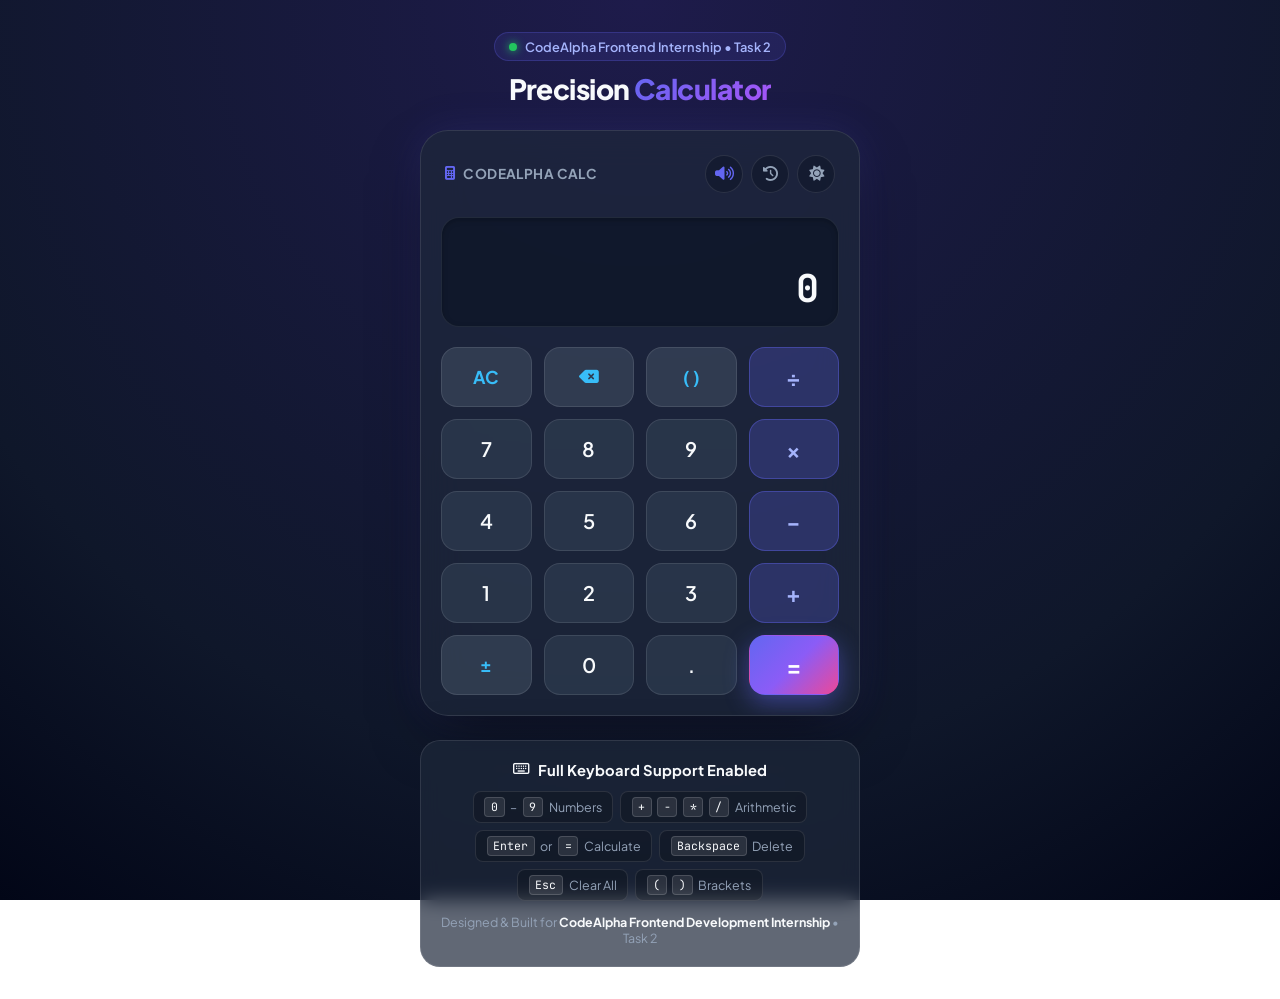
<file: CodeAlpha_Calculator/index.html>
<!DOCTYPE html>
<html lang="en" data-theme="dark">
<head>
  <meta charset="UTF-8">
  <meta name="viewport" content="width=device-width, initial-scale=1.0">
  <title>CodeAlpha — Interactive Calculator</title>
  <!-- Google Fonts -->
  <link rel="preconnect" href="https://fonts.googleapis.com">
  <link rel="preconnect" href="https://fonts.gstatic.com" crossorigin>
  <link href="https://fonts.googleapis.com/css2?family=Plus+Jakarta+Sans:wght@400;500;600;700;800&family=JetBrains+Mono:wght@400;500;600;700&display=swap" rel="stylesheet">
  <!-- Font Awesome Icons -->
  <link rel="stylesheet" href="https://cdnjs.cloudflare.com/ajax/libs/font-awesome/6.5.1/css/all.min.css">
  <link rel="stylesheet" href="style.css">
</head>
<body>
  <div class="calculator-wrapper">
    <!-- Header Badge -->
    <header class="app-header">
      <div class="brand-pill">
        <span class="live-dot"></span>
        <span>CodeAlpha Frontend Internship • Task 2</span>
      </div>
      <h1 class="app-title">Precision <span class="gradient-text">Calculator</span></h1>
    </header>

    <!-- Main Calculator Device -->
    <main class="calculator-card" id="calculator">
      <!-- Device Top Toolbar -->
      <div class="calculator-toolbar">
        <div class="calc-logo">
          <i class="fa-solid fa-calculator"></i>
          <span>CodeAlpha Calc</span>
        </div>
        <div class="toolbar-actions">
          <!-- Audio Click Toggle -->
          <button id="soundToggleBtn" class="tool-btn active" title="Toggle Button Sound (On)" aria-label="Toggle Sound">
            <i class="fa-solid fa-volume-high"></i>
          </button>
          <!-- History Drawer Toggle -->
          <button id="historyToggleBtn" class="tool-btn" title="View Calculation History" aria-label="Calculation History">
            <i class="fa-solid fa-clock-rotate-left"></i>
            <span id="historyCountBadge" class="history-badge hidden">0</span>
          </button>
          <!-- Theme Toggle -->
          <button id="themeToggleBtn" class="tool-btn" title="Toggle Light/Dark Theme" aria-label="Toggle Theme">
            <i class="fa-solid fa-sun"></i>
          </button>
        </div>
      </div>

      <!-- Display Screen Area -->
      <section class="display-container">
        <!-- Secondary / Expression Tape -->
        <div class="display-expression" id="expressionDisplay" aria-live="polite"></div>
        <!-- Primary Result / Active Value -->
        <div class="display-primary">
          <span class="active-operator-badge" id="operatorBadge"></span>
          <div class="display-value" id="resultDisplay" aria-live="assertive">0</div>
        </div>
      </section>

      <!-- Keypad Grid -->
      <section class="keypad-grid" role="region" aria-label="Calculator Keypad">
        <!-- Row 1: Clear & Functions -->
        <button class="key key-action" data-action="all-clear" data-key="Escape" title="Clear All (Esc)">AC</button>
        <button class="key key-action" data-action="backspace" data-key="Backspace" title="Backspace (Delete)">
          <i class="fa-solid fa-delete-left"></i>
        </button>
        <button class="key key-action" data-action="parentheses" data-key="()" title="Parentheses ( )">( )</button>
        <button class="key key-operator" data-action="operator" data-value="/" data-key="/" title="Divide (/)">÷</button>

        <!-- Row 2: 7, 8, 9, Multiply -->
        <button class="key key-number" data-value="7" data-key="7">7</button>
        <button class="key key-number" data-value="8" data-key="8">8</button>
        <button class="key key-number" data-value="9" data-key="9">9</button>
        <button class="key key-operator" data-action="operator" data-value="*" data-key="*" title="Multiply (*)">×</button>

        <!-- Row 3: 4, 5, 6, Subtract -->
        <button class="key key-number" data-value="4" data-key="4">4</button>
        <button class="key key-number" data-value="5" data-key="5">5</button>
        <button class="key key-number" data-value="6" data-key="6">6</button>
        <button class="key key-operator" data-action="operator" data-value="-" data-key="-" title="Subtract (-)">−</button>

        <!-- Row 4: 1, 2, 3, Add -->
        <button class="key key-number" data-value="1" data-key="1">1</button>
        <button class="key key-number" data-value="2" data-key="2">2</button>
        <button class="key key-number" data-value="3" data-key="3">3</button>
        <button class="key key-operator" data-action="operator" data-value="+" data-key="+" title="Add (+)">+</button>

        <!-- Row 5: Negate, 0, Decimal, Equals -->
        <button class="key key-action" data-action="negate" title="Toggle Positive/Negative (±)">±</button>
        <button class="key key-number" data-value="0" data-key="0">0</button>
        <button class="key key-number" data-value="." data-key="." title="Decimal Point (.)">.</button>
        <button class="key key-equals" data-action="calculate" data-key="Enter" title="Calculate (Enter or =)">=</button>
      </section>

      <!-- History Drawer (Slide-out panel) -->
      <aside class="history-drawer" id="historyDrawer" aria-hidden="true">
        <div class="history-header">
          <div class="history-title">
            <i class="fa-solid fa-clock-rotate-left"></i>
            <span>Calculation History</span>
          </div>
          <button id="closeHistoryBtn" class="close-history-btn" title="Close History">
            <i class="fa-solid fa-xmark"></i>
          </button>
        </div>

        <div class="history-list" id="historyList">
          <!-- History entries injected by script.js -->
        </div>

        <div class="history-footer">
          <button id="clearHistoryBtn" class="clear-history-btn">
            <i class="fa-solid fa-trash-can"></i>
            <span>Clear History</span>
          </button>
        </div>
      </aside>
    </main>

    <!-- Keyboard Shortcuts Guide Card -->
    <footer class="shortcuts-guide">
      <div class="guide-content">
        <h3><i class="fa-regular fa-keyboard"></i> Full Keyboard Support Enabled</h3>
        <div class="shortcuts-grid">
          <span class="chip"><kbd>0</kbd>–<kbd>9</kbd> Numbers</span>
          <span class="chip"><kbd>+</kbd> <kbd>-</kbd> <kbd>*</kbd> <kbd>/</kbd> Arithmetic</span>
          <span class="chip"><kbd>Enter</kbd> or <kbd>=</kbd> Calculate</span>
          <span class="chip"><kbd>Backspace</kbd> Delete</span>
          <span class="chip"><kbd>Esc</kbd> Clear All</span>
          <span class="chip"><kbd>(</kbd> <kbd>)</kbd> Brackets</span>
        </div>
      </div>
      <p class="footer-note">Designed & Built for <strong>CodeAlpha Frontend Development Internship</strong> • Task 2</p>
    </footer>
  </div>

  <script src="script.js"></script>
</body>
</html>
</file>
<file: CodeAlpha_Calculator/style.css>
/* ==========================================================================
   CodeAlpha Frontend Internship — Task 2: Precision Calculator
   Modern Glassmorphism Design, Theme Switching, Responsive Keypad & Animations
   ========================================================================== */

:root {
  /* Dark Theme Tokens (Default) */
  --bg-gradient: radial-gradient(circle at 50% 0%, #1e1b4b 0%, #0f172a 70%, #020617 100%);
  --card-bg: rgba(30, 41, 59, 0.7);
  --card-border: rgba(255, 255, 255, 0.1);
  --toolbar-bg: rgba(15, 23, 42, 0.6);

  --display-bg: rgba(15, 23, 42, 0.85);
  --display-border: rgba(255, 255, 255, 0.08);
  --display-text: #f8fafc;
  --display-expr: #94a3b8;

  --key-num-bg: rgba(51, 65, 85, 0.6);
  --key-num-hover: rgba(71, 85, 105, 0.8);
  --key-num-text: #f8fafc;

  --key-action-bg: rgba(71, 85, 105, 0.5);
  --key-action-hover: rgba(100, 116, 139, 0.7);
  --key-action-text: #38bdf8;

  --key-op-bg: rgba(99, 102, 241, 0.25);
  --key-op-hover: rgba(99, 102, 241, 0.45);
  --key-op-border: rgba(99, 102, 241, 0.4);
  --key-op-text: #a5b4fc;

  --key-eq-bg: linear-gradient(135deg, #6366f1 0%, #8b5cf6 50%, #ec4899 100%);
  --key-eq-hover: linear-gradient(135deg, #4f46e5 0%, #7c3aed 50%, #db2777 100%);
  --key-eq-text: #ffffff;
  --key-eq-shadow: 0 8px 25px rgba(99, 102, 241, 0.45);

  --history-bg: rgba(15, 23, 42, 0.95);
  --history-item-bg: rgba(30, 41, 59, 0.6);
  --history-item-hover: rgba(51, 65, 85, 0.8);

  --text-main: #f8fafc;
  --text-muted: #94a3b8;
  --shadow-device: 0 25px 60px -15px rgba(0, 0, 0, 0.6), 0 0 40px rgba(99, 102, 241, 0.15);
}

/* Light Theme Tokens */
[data-theme="light"] {
  --bg-gradient: radial-gradient(circle at 50% 0%, #e0e7ff 0%, #f1f5f9 60%, #e2e8f0 100%);
  --card-bg: rgba(255, 255, 255, 0.85);
  --card-border: rgba(0, 0, 0, 0.08);
  --toolbar-bg: rgba(241, 245, 249, 0.7);

  --display-bg: rgba(248, 250, 252, 0.95);
  --display-border: rgba(0, 0, 0, 0.08);
  --display-text: #0f172a;
  --display-expr: #64748b;

  --key-num-bg: rgba(255, 255, 255, 0.95);
  --key-num-hover: #f1f5f9;
  --key-num-text: #1e293b;

  --key-action-bg: rgba(226, 232, 240, 0.85);
  --key-action-hover: #cbd5e1;
  --key-action-text: #0284c7;

  --key-op-bg: rgba(224, 231, 255, 0.9);
  --key-op-hover: rgba(199, 210, 254, 1);
  --key-op-border: rgba(99, 102, 241, 0.3);
  --key-op-text: #4338ca;

  --key-eq-bg: linear-gradient(135deg, #4f46e5 0%, #7c3aed 100%);
  --key-eq-hover: linear-gradient(135deg, #4338ca 0%, #6d28d9 100%);
  --key-eq-text: #ffffff;
  --key-eq-shadow: 0 8px 20px rgba(79, 70, 229, 0.35);

  --history-bg: rgba(255, 255, 255, 0.96);
  --history-item-bg: rgba(241, 245, 249, 0.9);
  --history-item-hover: rgba(226, 232, 240, 1);

  --text-main: #0f172a;
  --text-muted: #64748b;
  --shadow-device: 0 20px 45px -10px rgba(99, 102, 241, 0.2);
}

/* Reset & Setup */
* {
  margin: 0;
  padding: 0;
  box-sizing: border-box;
  -webkit-tap-highlight-color: transparent;
}

body {
  font-family: 'Plus Jakarta Sans', system-ui, -apple-system, sans-serif;
  background: var(--bg-gradient);
  background-attachment: fixed;
  color: var(--text-main);
  min-height: 100vh;
  display: flex;
  align-items: center;
  justify-content: center;
  padding: 2rem 1rem;
  transition: background 0.4s ease, color 0.4s ease;
}

.calculator-wrapper {
  width: 100%;
  max-width: 440px;
  display: flex;
  flex-direction: column;
  align-items: center;
  gap: 1.5rem;
}

/* Header */
.app-header {
  text-align: center;
}

.brand-pill {
  display: inline-flex;
  align-items: center;
  gap: 0.5rem;
  padding: 0.35rem 0.9rem;
  background: rgba(99, 102, 241, 0.12);
  border: 1px solid rgba(99, 102, 241, 0.25);
  border-radius: 9999px;
  font-size: 0.8rem;
  font-weight: 600;
  color: #a5b4fc;
  margin-bottom: 0.6rem;
}

[data-theme="light"] .brand-pill {
  color: #4f46e5;
  background: rgba(99, 102, 241, 0.1);
}

.live-dot {
  width: 8px;
  height: 8px;
  background-color: #22c55e;
  border-radius: 50%;
  box-shadow: 0 0 8px #22c55e;
}

.app-title {
  font-size: 1.75rem;
  font-weight: 800;
  letter-spacing: -0.02em;
}

.gradient-text {
  background: linear-gradient(135deg, #6366f1 0%, #a855f7 100%);
  -webkit-background-clip: text;
  -webkit-text-fill-color: transparent;
}

/* Main Calculator Card */
.calculator-card {
  position: relative;
  width: 100%;
  background: var(--card-bg);
  border: 1px solid var(--card-border);
  border-radius: 28px;
  backdrop-filter: blur(20px);
  -webkit-backdrop-filter: blur(20px);
  box-shadow: var(--shadow-device);
  overflow: hidden;
  display: flex;
  flex-direction: column;
  padding: 1.25rem;
  gap: 1.25rem;
  transition: transform 0.3s ease, box-shadow 0.3s ease;
}

/* Toolbar */
.calculator-toolbar {
  display: flex;
  justify-content: space-between;
  align-items: center;
  padding: 0.25rem 0.25rem;
}

.calc-logo {
  display: flex;
  align-items: center;
  gap: 0.5rem;
  font-size: 0.85rem;
  font-weight: 700;
  color: var(--text-muted);
  letter-spacing: 0.03em;
  text-transform: uppercase;
}

.calc-logo i {
  color: #6366f1;
}

.toolbar-actions {
  display: flex;
  gap: 0.5rem;
}

.tool-btn {
  position: relative;
  width: 38px;
  height: 38px;
  border-radius: 50%;
  background: var(--toolbar-bg);
  border: 1px solid var(--card-border);
  color: var(--text-muted);
  display: flex;
  align-items: center;
  justify-content: center;
  cursor: pointer;
  transition: all 0.2s ease;
  font-size: 0.95rem;
}

.tool-btn:hover {
  color: var(--text-main);
  transform: translateY(-2px);
  border-color: rgba(99, 102, 241, 0.4);
}

.tool-btn.active {
  color: #6366f1;
}

.history-badge {
  position: absolute;
  top: -2px;
  right: -2px;
  background: #ec4899;
  color: #ffffff;
  font-size: 0.65rem;
  font-weight: 700;
  min-width: 17px;
  height: 17px;
  border-radius: 9999px;
  display: flex;
  align-items: center;
  justify-content: center;
  padding: 0 4px;
}

.history-badge.hidden {
  display: none;
}

/* Display Screen */
.display-container {
  background: var(--display-bg);
  border: 1px solid var(--display-border);
  border-radius: 18px;
  padding: 1.25rem 1.25rem 1rem;
  display: flex;
  flex-direction: column;
  justify-content: flex-end;
  min-height: 110px;
  text-align: right;
  gap: 0.4rem;
  box-shadow: inset 0 2px 6px rgba(0, 0, 0, 0.2);
}

.display-expression {
  font-family: 'JetBrains Mono', monospace;
  font-size: 0.95rem;
  color: var(--display-expr);
  min-height: 1.3rem;
  word-break: break-all;
  overflow: hidden;
  text-overflow: ellipsis;
  white-space: nowrap;
}

.display-primary {
  display: flex;
  align-items: center;
  justify-content: space-between;
  gap: 0.5rem;
}

.active-operator-badge {
  font-size: 1.1rem;
  font-weight: 700;
  color: #818cf8;
  font-family: 'JetBrains Mono', monospace;
  min-width: 1.2rem;
  text-align: left;
}

.display-value {
  font-family: 'JetBrains Mono', monospace;
  font-size: 2.4rem;
  font-weight: 700;
  color: var(--display-text);
  line-height: 1.1;
  letter-spacing: -0.02em;
  word-break: break-all;
  max-width: 100%;
  transition: font-size 0.15s ease;
}

/* Keypad Grid */
.keypad-grid {
  display: grid;
  grid-template-columns: repeat(4, 1fr);
  gap: 0.75rem;
}

/* Key Base Style */
.key {
  position: relative;
  font-family: 'Plus Jakarta Sans', system-ui, sans-serif;
  font-size: 1.25rem;
  font-weight: 600;
  height: 60px;
  border-radius: 16px;
  border: 1px solid var(--card-border);
  display: flex;
  align-items: center;
  justify-content: center;
  cursor: pointer;
  outline: none;
  transition: transform 0.12s cubic-bezier(0.4, 0, 0.2, 1), background 0.2s ease, box-shadow 0.15s ease;
  user-select: none;
}

.key:hover {
  transform: translateY(-2px);
}

.key:active,
.key.key-pressed {
  transform: scale(0.93) translateY(1px) !important;
  box-shadow: none !important;
}

/* Key Variants */
.key-number {
  background: var(--key-num-bg);
  color: var(--key-num-text);
}

.key-number:hover {
  background: var(--key-num-hover);
}

.key-action {
  background: var(--key-action-bg);
  color: var(--key-action-text);
  font-weight: 700;
  font-size: 1.1rem;
}

.key-action:hover {
  background: var(--key-action-hover);
}

.key-operator {
  background: var(--key-op-bg);
  color: var(--key-op-text);
  border-color: var(--key-op-border);
  font-size: 1.4rem;
  font-weight: 700;
}

.key-operator:hover {
  background: var(--key-op-hover);
}

.key-operator.active-op {
  background: #6366f1;
  color: #ffffff;
  box-shadow: 0 0 15px rgba(99, 102, 241, 0.6);
}

.key-equals {
  background: var(--key-eq-bg);
  color: var(--key-eq-text);
  border-color: transparent;
  font-size: 1.5rem;
  font-weight: 700;
  box-shadow: var(--key-eq-shadow);
}

.key-equals:hover {
  background: var(--key-eq-hover);
  box-shadow: 0 10px 28px rgba(99, 102, 241, 0.6);
}

/* History Drawer (Slide-out Overlay) */
.history-drawer {
  position: absolute;
  inset: 0;
  background: var(--history-bg);
  backdrop-filter: blur(25px);
  -webkit-backdrop-filter: blur(25px);
  border-radius: 28px;
  display: flex;
  flex-direction: column;
  z-index: 50;
  transform: translateY(105%);
  transition: transform 0.35s cubic-bezier(0.16, 1, 0.3, 1);
  padding: 1.25rem;
  box-shadow: 0 -10px 30px rgba(0, 0, 0, 0.5);
}

.history-drawer.active {
  transform: translateY(0);
}

.history-header {
  display: flex;
  justify-content: space-between;
  align-items: center;
  padding-bottom: 0.75rem;
  border-bottom: 1px solid var(--card-border);
}

.history-title {
  display: flex;
  align-items: center;
  gap: 0.5rem;
  font-weight: 700;
  font-size: 1rem;
}

.history-title i {
  color: #6366f1;
}

.close-history-btn {
  background: none;
  border: none;
  color: var(--text-muted);
  font-size: 1.2rem;
  cursor: pointer;
  padding: 0.3rem;
  border-radius: 50%;
  transition: color 0.2s ease;
}

.close-history-btn:hover {
  color: var(--text-main);
}

.history-list {
  flex: 1;
  overflow-y: auto;
  padding: 0.75rem 0;
  display: flex;
  flex-direction: column;
  gap: 0.6rem;
}

.history-empty {
  text-align: center;
  color: var(--text-muted);
  font-size: 0.9rem;
  margin: auto 0;
  padding: 2rem 1rem;
}

.history-item {
  background: var(--history-item-bg);
  border: 1px solid var(--card-border);
  border-radius: 12px;
  padding: 0.75rem 1rem;
  display: flex;
  flex-direction: column;
  gap: 0.25rem;
  cursor: pointer;
  transition: all 0.2s ease;
  text-align: right;
}

.history-item:hover {
  background: var(--history-item-hover);
  border-color: rgba(99, 102, 241, 0.4);
  transform: translateX(-3px);
}

.history-item-expr {
  font-family: 'JetBrains Mono', monospace;
  font-size: 0.82rem;
  color: var(--display-expr);
}

.history-item-res {
  font-family: 'JetBrains Mono', monospace;
  font-size: 1.25rem;
  font-weight: 700;
  color: #38bdf8;
}

.history-footer {
  padding-top: 0.75rem;
  border-top: 1px solid var(--card-border);
}

.clear-history-btn {
  width: 100%;
  padding: 0.75rem;
  background: rgba(239, 68, 68, 0.15);
  border: 1px solid rgba(239, 68, 68, 0.3);
  color: #f87171;
  border-radius: 12px;
  font-family: inherit;
  font-size: 0.88rem;
  font-weight: 600;
  cursor: pointer;
  display: flex;
  align-items: center;
  justify-content: center;
  gap: 0.5rem;
  transition: all 0.2s ease;
}

.clear-history-btn:hover {
  background: rgba(239, 68, 68, 0.25);
  border-color: #ef4444;
}

/* Keyboard Shortcuts Guide Card */
.shortcuts-guide {
  width: 100%;
  background: var(--card-bg);
  border: 1px solid var(--card-border);
  border-radius: 20px;
  padding: 1.25rem;
  text-align: center;
  backdrop-filter: blur(10px);
}

.guide-content h3 {
  font-size: 0.92rem;
  font-weight: 700;
  color: var(--text-main);
  margin-bottom: 0.75rem;
  display: flex;
  align-items: center;
  justify-content: center;
  gap: 0.5rem;
}

.shortcuts-grid {
  display: flex;
  flex-wrap: wrap;
  justify-content: center;
  gap: 0.45rem;
  margin-bottom: 0.85rem;
}

.chip {
  background: rgba(0, 0, 0, 0.2);
  border: 1px solid var(--card-border);
  padding: 0.3rem 0.65rem;
  border-radius: 8px;
  font-size: 0.78rem;
  color: var(--text-muted);
  display: inline-flex;
  align-items: center;
  gap: 0.35rem;
}

kbd {
  background: rgba(255, 255, 255, 0.1);
  border: 1px solid rgba(255, 255, 255, 0.15);
  border-radius: 4px;
  padding: 0.1rem 0.35rem;
  font-family: 'JetBrains Mono', monospace;
  font-size: 0.72rem;
  color: var(--text-main);
}

.footer-note {
  font-size: 0.78rem;
  color: var(--text-muted);
}

.footer-note strong {
  color: var(--text-main);
}

/* Mobile Responsiveness */
@media (max-width: 480px) {
  body {
    padding: 1rem 0.75rem;
  }

  .calculator-card {
    border-radius: 24px;
    padding: 1rem;
    gap: 1rem;
  }

  .display-container {
    min-height: 95px;
    padding: 1rem;
  }

  .display-value {
    font-size: 2rem;
  }

  .key {
    height: 52px;
    font-size: 1.15rem;
    border-radius: 14px;
  }

  .shortcuts-grid {
    gap: 0.35rem;
  }

  .chip {
    font-size: 0.72rem;
    padding: 0.25rem 0.5rem;
  }
}
</file>
